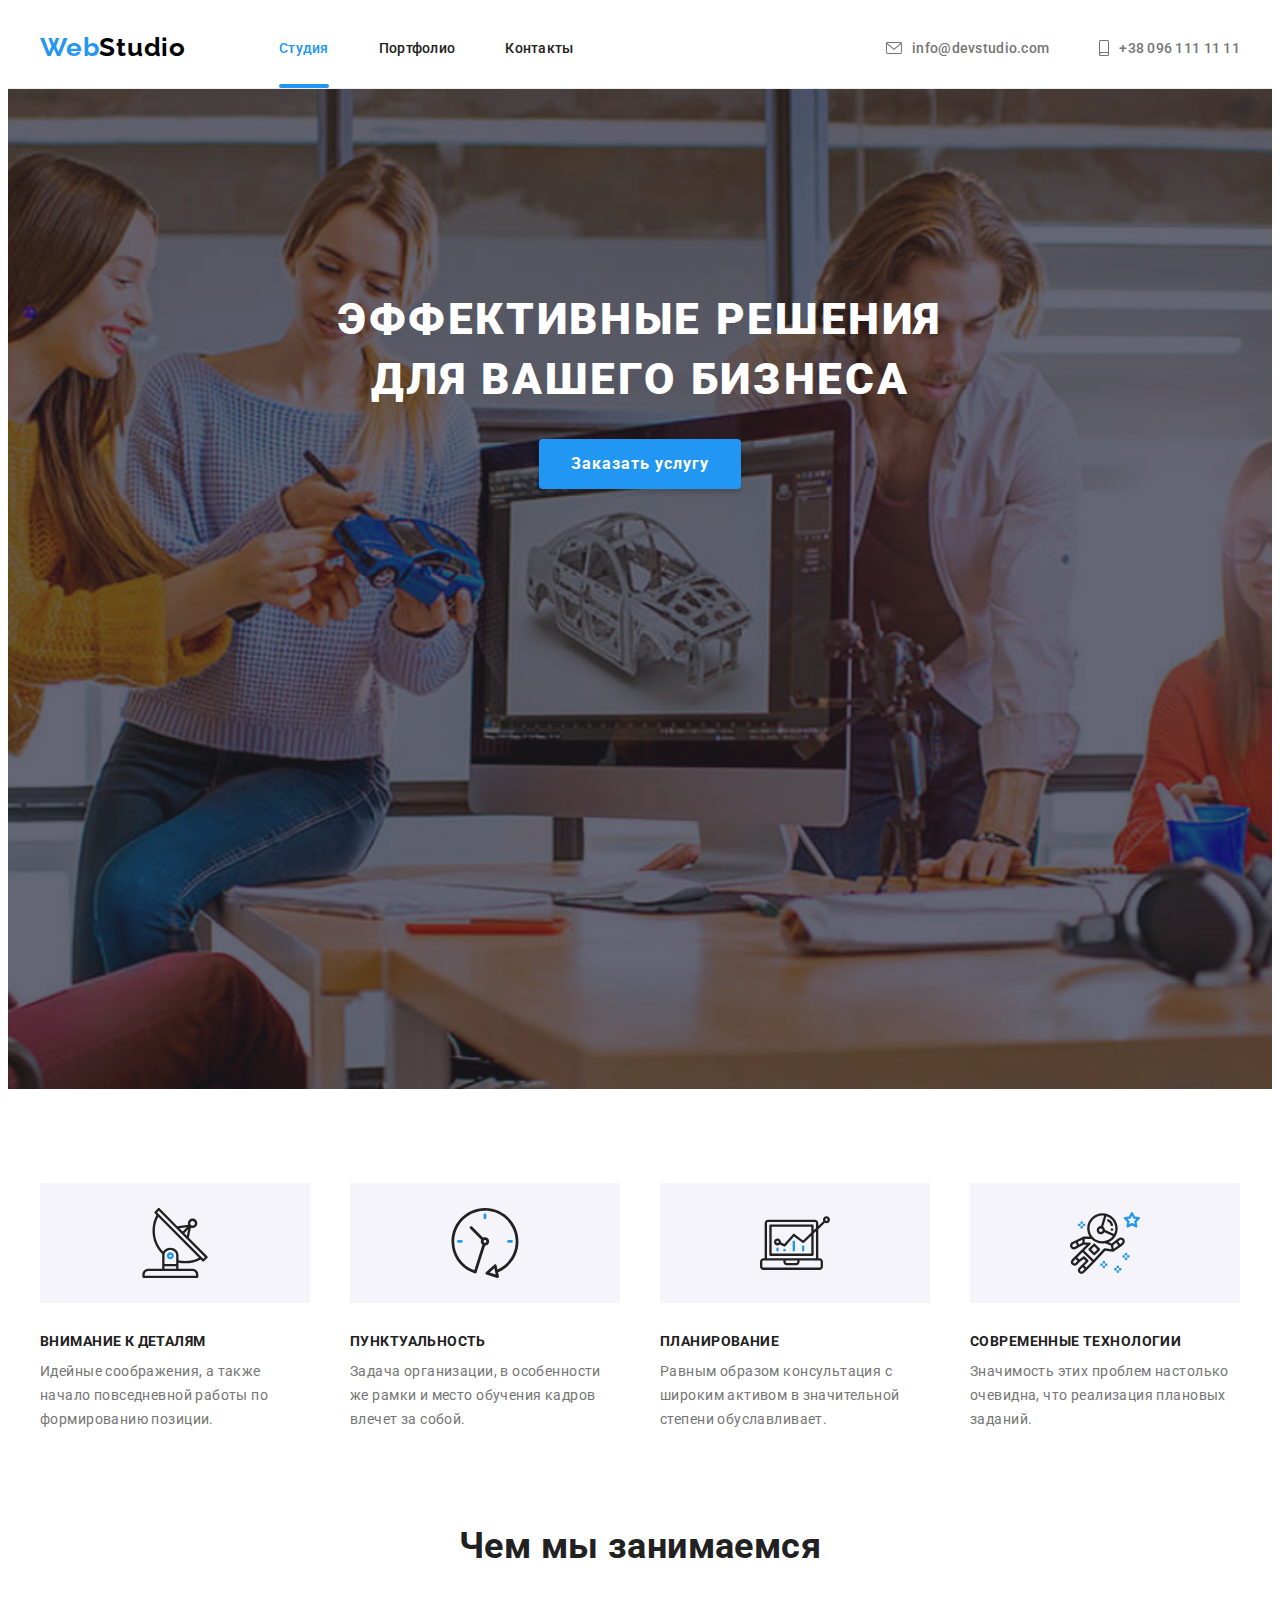
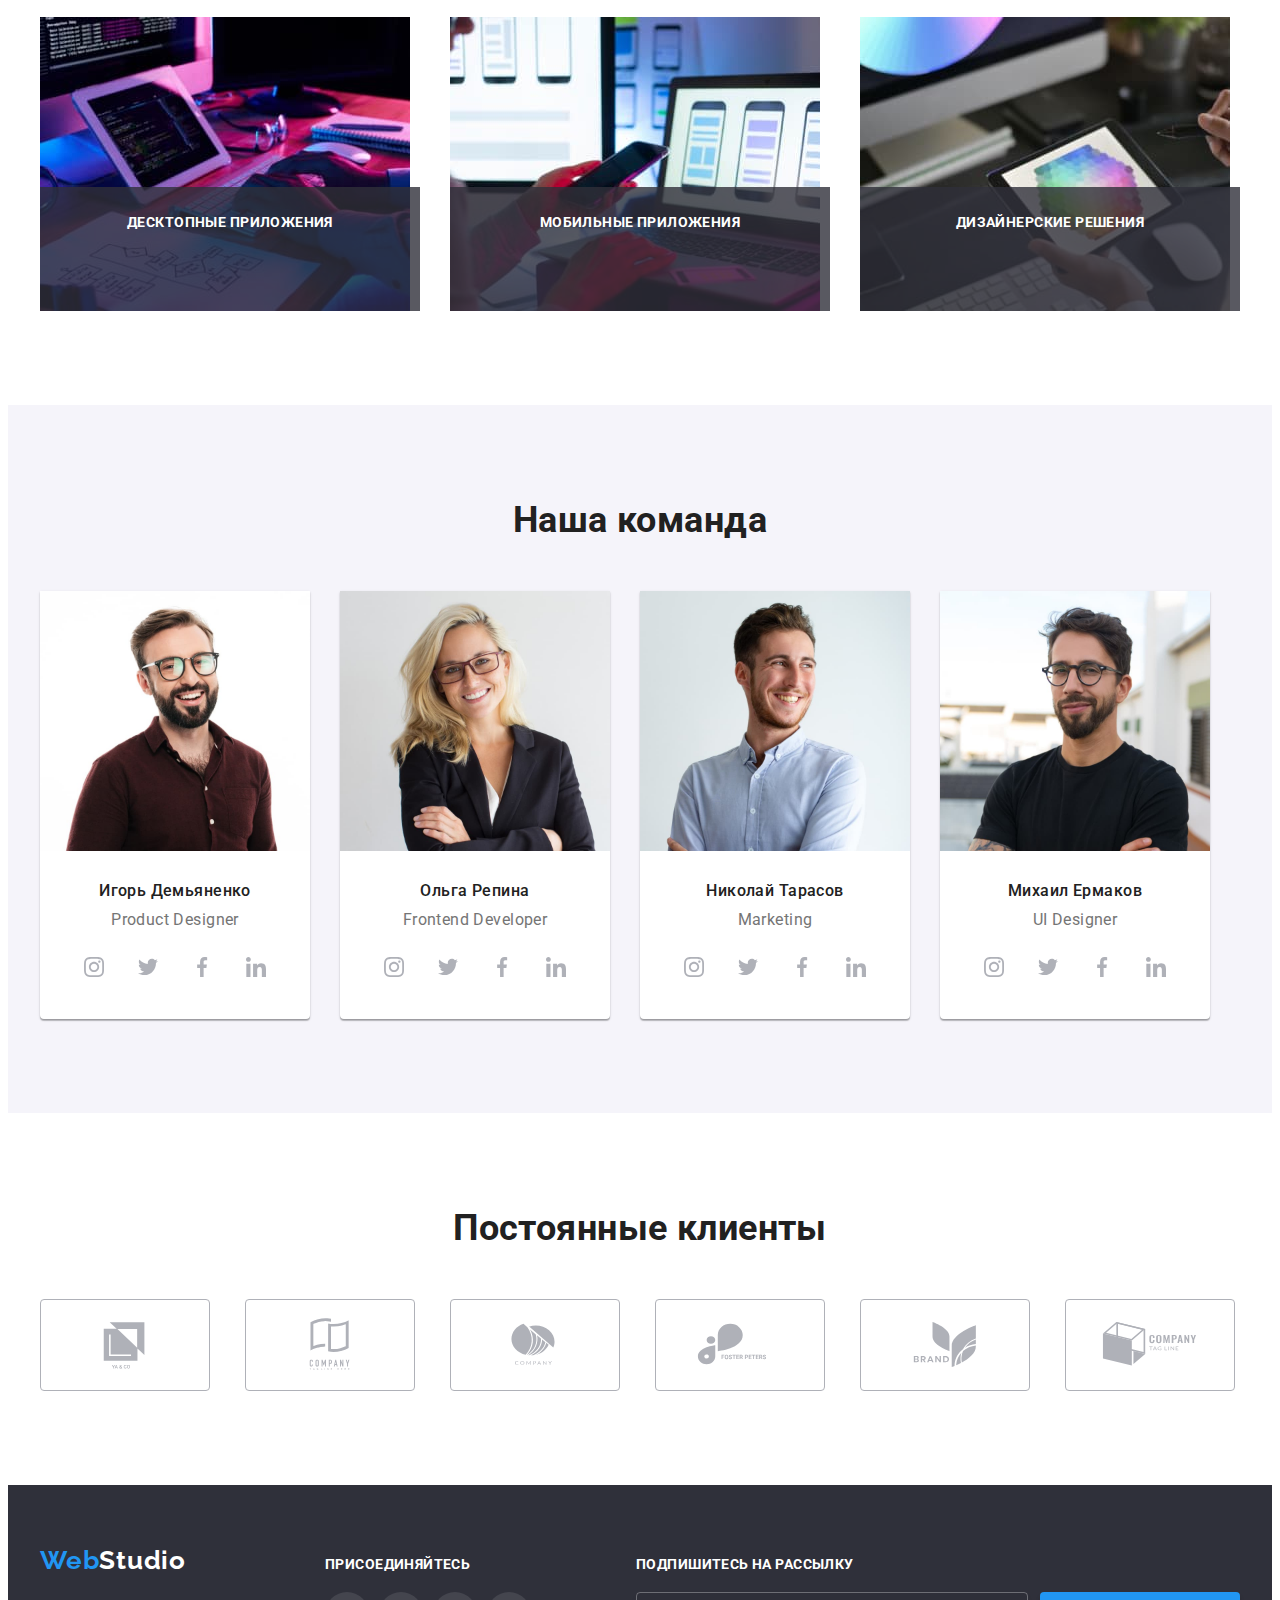
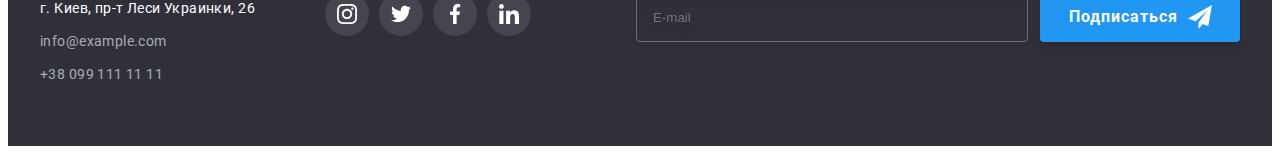
<file: index.html>
<!DOCTYPE html>
<html lang="ru">

<head>
    <meta charset="UTF-8">
    <meta http-equiv="X-UA-Compatible" content="IE=edge">
    <meta name="viewport" content="width=device-width, initial-scale=1.0">
    <title>Вебстудия</title>
    <link rel="preconnect" href="https://fonts.googleapis.com">
    <link rel="preconnect" href="https://fonts.gstatic.com" crossorigin>
    <link href="https://fonts.googleapis.com/css2?family=Raleway:wght@700&family=Roboto:wght@400;500;700;900&display=swap"
        rel="stylesheet">
    <link rel="stylesheet" href="https://cdnjs.cloudflare.com/ajax/libs/modern-normalize/1.1.0/modern-normalize.min.css"
        integrity="sha512-wpPYUAdjBVSE4KJnH1VR1HeZfpl1ub8YT/NKx4PuQ5NmX2tKuGu6U/JRp5y+Y8XG2tV+wKQpNHVUX03MfMFn9Q=="
        crossorigin="anonymous" referrerpolicy="no-referrer" />
    <link rel="stylesheet" href="./css/main.min.css">
</head>

<body>
    <header class="header">
        <div class="container header__container">
            <nav class="nav">
                <a lang="en" class="logo logo--position-in-header" href="">Web<span class="logo logo--header-color">Studio</span></a>
                <ul class="nav__list list">
                    <li class="nav__item"><a href="" class="nav__link current">Студия</a></li>
                    <li class="nav__item"><a href="./portfolio.html" class="nav__link">Портфолио</a></li>
                    <li class="nav__item"><a href="" class="nav__link">Контакты</a></li>
                </ul>
            </nav>
            <ul class="header-contact list">
                <li class="header-contact__item">
                    <a href="mailto:info@devstudio.com" class="header-contact__link">
                        <svg class="header-contact__icon" width="16" height="12">
                            <use href="./images/icons.svg#envelope"></use>
                        </svg>
                        info@devstudio.com
                    </a>
                </li>
                <li class="header-contact__item">
                    <a href="tel:+380961111111" class="header-contact__link">
                        <svg class="header-contact__icon" width="10" height="16">
                            <use href="./images/icons.svg#smartphone"></use>
                        </svg>
                        +38 096 111 11 11
                    </a>
                    </li>
            </ul>
        </div>
    </header>
    
    <main>
        <section class="hero">
            <div class="container">
                <h1 class="hero-title">Эффективные решения для вашего бизнеса</h1>
                <button type="button" class="button button__hero" data-modal-open>Заказать услугу</button>
            </div>
        </section>
        <section class="benefit section">
            <div class="container">
                <h2 class="visually-hidden">Наши преимущества</h2>
                <ul class="benefit__list list">
                    <li class="benefit__item">
                        <div class="benefit__icon-container">
                            <svg class="benefit__icon" width="70" height="70">
                                <use href="./images/icons.svg#antenna"></use>
                            </svg>
                        </div>
                        <h3 class="benefit__title">ВНИМАНИЕ К ДЕТАЛЯМ</h3>
                        <p class="benefit__text">Идейные соображения, а также начало повседневной работы по формированию позиции.</p>
                    </li>
                    <li class="benefit__item">
                        <div class="benefit__icon-container">
                            <svg class="benefit__icon" width="70" height="70">
                                <use href="./images/icons.svg#clock"></use>
                            </svg>
                        </div>
                        <h3 class="benefit__title">ПУНКТУАЛЬНОСТЬ</h3>
                        <p class="benefit__text">Задача организации, в особенности же рамки и место обучения кадров влечет за собой.</p>
                    </li>
                    <li class="benefit__item">
                        <div class="benefit__icon-container">
                            <svg class="benefit__icon" width="70" height="70">
                                <use href="./images/icons.svg#diagram"></use>
                            </svg>
                        </div>
                        <h3 class="benefit__title">ПЛАНИРОВАНИЕ</h3>
                        <p class="benefit__text">Равным образом консультация с широким активом в значительной степени обуславливает.</p>
                    </li>
                    <li class="benefit__item">
                        <div class="benefit__icon-container">
                            <svg class="benefit__icon" width="70" height="70">
                                <use href="./images/icons.svg#astronaut"></use>
                            </svg>
                        </div>
                        <h3 class="benefit__title">СОВРЕМЕННЫЕ ТЕХНОЛОГИИ</h3>
                        <p class="benefit__text">Значимость этих проблем настолько очевидна, что реализация плановых заданий.</p>
                    </li>
                </ul>
            </div>
        </section>
        <section class="work section">
            <div class="container">
                <h2 class="work__title">Чем мы занимаемся</h2>
                <ul class="work__list list">
                    <li class="work__item">
                        <img src="./images/box-1.jpg" 
                        alt="Руки человека набирают на клавиатуре" 
                        width="370" 
                        height="294">
                        <p class="work__text">Десктопные приложения</p>
                    </li>
                    <li class="work__item">
                        <img src="./images/box-2.jpg" 
                        alt="Девушка держит смартфон в руке" 
                        width="370" 
                        height="294">
                        <p class="work__text">Мобильные приложения</p>
                    </li>
                    <li class="work__item">
                        <img src="./images/box-3.jpg" 
                        alt="Девушка держит планшет в руке" 
                        width="370" 
                        height="294">
                        <p class="work__text">Дизайнерские решения</p>
                    </li>
                </ul>
            </div>
        </section>
        <section class="team section">
            <div class="container">
                <h2 class="team__title">Наша команда</h2>
                <ul class="team__list list">
                    <li class="team__item">
                        <img 
                            src="./images/ihor-demyanenko.jpg" 
                            alt="Фото Игоря Демьяненко" 
                            width="270" 
                            height="260"
                            class="team__img">
                        <div class="team__content">
                            <h3 class="team__name">Игорь Демьяненко</h3>
                            <p class="team__profession">Product Designer</p>
                            <ul class="team__socials-list list">
                                <li class="team__socials-item">
                                    <a href="" class="team__socials-link">
                                        <svg class="team__socials-icon" width="20" height="20" >
                                            <use href="./images/icons.svg#instagram"></use>
                                        </svg>
                                    </a>
                                </li>
                                <li class="team__socials-item">
                                    <a href="" class="team__socials-link">
                                        <svg class="team__socials-icon" width="20" height="20">
                                            <use href="./images/icons.svg#twitter"></use>
                                        </svg>
                                    </a>
                                </li>
                                <li class="team__socials-item">
                                    <a href="" class="team__socials-link">
                                        <svg class="team__socials-icon" width="20" height="20">
                                            <use href="./images/icons.svg#facebook"></use>
                                        </svg>
                                    </a>
                                </li>
                                <li class="team__socials-item">
                                    <a href="" class="team__socials-link">
                                        <svg class="team__socials-icon" width="20" height="20">
                                            <use href="./images/icons.svg#linkedin"></use>
                                        </svg>
                                    </a>
                                </li>
                            </ul>
                        </div>
                        
                    </li>
                    <li class="team__item">
                        <img 
                            src="./images/olga-repina.jpg" 
                            alt="Фото Ольги Репиной" 
                            width="270" 
                            height="260"
                            class="team__img">
                        <div class="team__content">
                            <h3 class="team__name">Ольга Репина</h3>
                            <p class="team__profession">Frontend Developer</p>
                            <ul class="team__socials-list list">
                                <li class="team__socials-item">
                                    <a href="" class="team__socials-link">
                                        <svg class="team__socials-icon" width="20" height="20">
                                            <use href="./images/icons.svg#instagram"></use>
                                        </svg>
                                    </a>
                                </li>
                                <li class="team__socials-item">
                                    <a href="" class="team__socials-link">
                                        <svg class="team__socials-icon" width="20" height="20">
                                            <use href="./images/icons.svg#twitter"></use>
                                        </svg>
                                    </a>
                                </li>
                                <li class="team__socials-item">
                                    <a href="" class="team__socials-link">
                                        <svg class="team__socials-icon" width="20" height="20">
                                            <use href="./images/icons.svg#facebook"></use>
                                        </svg>
                                    </a>
                                </li>
                                <li class="team__socials-item">
                                    <a href="" class="team__socials-link">
                                        <svg class="team__socials-icon" width="20" height="20">
                                            <use href="./images/icons.svg#linkedin"></use>
                                        </svg>
                                    </a>
                                </li>
                            </ul>
                        </div>
                    </li>
                    <li class="team__item">
                        <img 
                            src="./images/nikolay-tarasov.jpg" 
                            alt="Фото Николая Тарасова" 
                            width="270" 
                            height="260"
                            class="team__img">
                        <div class="team__content">
                            <h3 class="team__name">Николай Тарасов</h3>
                            <p class="team__profession">Marketing</p>
                            <ul class="team__socials-list list">
                                <li class="team__socials-item">
                                    <a href="" class="team__socials-link">
                                        <svg class="team__socials-icon" width="20" height="20">
                                            <use href="./images/icons.svg#instagram"></use>
                                        </svg>
                                    </a>
                                </li>
                                <li class="team__socials-item">
                                    <a href="" class="team__socials-link">
                                        <svg class="team__socials-icon" width="20" height="20">
                                            <use href="./images/icons.svg#twitter"></use>
                                        </svg>
                                    </a>
                                </li>
                                <li class="team__socials-item">
                                    <a href="" class="team__socials-link">
                                        <svg class="team__socials-icon" width="20" height="20">
                                            <use href="./images/icons.svg#facebook"></use>
                                        </svg>
                                    </a>
                                </li>
                                <li class="team__socials-item">
                                    <a href="" class="team__socials-link">
                                        <svg class="team__socials-icon" width="20" height="20">
                                            <use href="./images/icons.svg#linkedin"></use>
                                        </svg>
                                    </a>
                                </li>
                            </ul>
                        </div>
                    </li>
                    <li class="team__item">
                        <img 
                            src="./images/mihail-ermakov.jpg" 
                            alt="Фото Михаила Ермакова" 
                            width="270" 
                            height="260"
                            class="team__img">
                        <div class="team__content">
                            <h3 class="team__name">Михаил Ермаков</h3>
                            <p class="team__profession">UI Designer</p>
                            <ul class="team__socials-list list">
                                <li class="team__socials-item">
                                    <a href="" class="team__socials-link">
                                        <svg class="team__socials-icon" width="20" height="20">
                                            <use href="./images/icons.svg#instagram"></use>
                                        </svg>
                                    </a>
                                </li>
                                <li class="team__socials-item">
                                    <a href="" class="team__socials-link">
                                        <svg class="team__socials-icon" width="20" height="20">
                                            <use href="./images/icons.svg#twitter"></use>
                                        </svg>
                                    </a>
                                </li>
                                <li class="team__socials-item">
                                    <a href="" class="team__socials-link">
                                        <svg class="team__socials-icon" width="20" height="20">
                                            <use href="./images/icons.svg#facebook"></use>
                                        </svg>
                                    </a>
                                </li>
                                <li class="team__socials-item">
                                    <a href="" class="team__socials-link">
                                        <svg class="team__socials-icon" width="20" height="20">
                                            <use href="./images/icons.svg#linkedin"></use>
                                        </svg>
                                    </a>
                                </li>
                            </ul>
                        </div>
                    </li>
                </ul>
            </div>
        </section>
        <section class="client section">
            <div class="container">
                <h2 class="client__title">Постоянные клиенты</h2>
                <ul class="client__list list">
                    <li class="client__item">
                        <a href="" class="client__link">
                            <svg class="client__icon" width="106" height="60">
                                <use href="./images/icons.svg#logo-1"></use>
                            </svg>
                        </a>
                    </li>
                    <li class="client__item">
                        <a href="" class="client__link">
                            <svg class="client__icon" width="106" height="60">
                                <use href="./images/icons.svg#logo-2"></use>
                            </svg>
                        </a>
                    </li>
                    <li class="client__item">
                        <a href="" class="client__link">
                            <svg class="client__icon" width="106" height="60">
                                <use href="./images/icons.svg#logo-3"></use>
                            </svg>
                        </a>
                    </li>
                    <li class="client__item">
                        <a href="" class="client__link">
                            <svg class="client__icon" width="106" height="60">
                                <use href="./images/icons.svg#logo-4"></use>
                            </svg>
                        </a>
                    </li>
                    <li class="client__item">
                        <a href="" class="client__link">
                            <svg class="client__icon" width="106" height="60">
                                <use href="./images/icons.svg#logo-5"></use>
                            </svg>
                        </a>
                    </li>
                    <li class="client__item">
                        <a href="" class="client__link">
                            <svg class="client__icon" width="106" height="60">
                                <use href="./images/icons.svg#logo-6"></use>
                            </svg>
                        </a>
                    </li>
                </ul>
            </div>
        </section>
    </main>
    <footer class="footer">
        <div class="container footer__container">
            <div class="footer-element">
                <a lang="en" class="logo logo--position-in-footer" href="">Web<span
                        class="logo logo--footer-color">Studio</span></a>
                <address>
                    <ul class="footer-contact list">
                        <li class="footer-contact__item">
                            <a class="footer-contact__link footer-contact__link--address-color"
                                href="https://goo.gl/maps/1zXiVKLQnMRJXtYr7" target="_blank"
                                rel="noopener noreferrer nofollow">г. Киев, пр-т Леси Украинки, 26</a>
                        </li>
                        <li class="footer-contact__item">
                            <a href="mailto:info@example.com" class="footer-contact__link">info@example.com</a>
                        </li>
                        <li class="footer-contact__item">
                            <a href="tel:+380991111111" class="footer-contact__link">+38 099 111 11 11</a>
                        </li>
                    </ul>
                </address>
            </div>
            <div class="footer-element">
                <p class="footer-join">присоединяйтесь</p>
                <ul class="footer-join__social-list list">
                    <li class="footer-join__social-item">
                        <a href="" class="footer-join__social-link">
                            <svg class="footer-join__social-icon" width="20" height="20">
                                <use href="./images/icons.svg#instagram"></use>
                            </svg>
                        </a>
                    </li>
                    <li class="footer-join__social-item">
                        <a href="" class="footer-join__social-link">
                            <svg class="footer-join__social-icon" width="20" height="20">
                                <use href="./images/icons.svg#twitter"></use>
                            </svg>
                        </a>
                    </li>
                    <li class="footer-join__social-item">
                        <a href="" class="footer-join__social-link">
                            <svg class="footer-join__social-icon" width="20" height="20">
                                <use href="./images/icons.svg#facebook"></use>
                            </svg>
                        </a>
                    </li>
                    <li class="footer-join__social-item">
                        <a href="" class="footer-join__social-link">
                            <svg class="footer-join__social-icon" width="20" height="20">
                                <use href="./images/icons.svg#linkedin"></use>
                            </svg>
                        </a>
                    </li>
                </ul>
            </div>
            <div class="footer-element">
                <p class="footer-join">Подпишитесь на рассылку</p>
                <div class="footer-join__signup-wrap">
                    <input type="email" name="footer-email" placeholder="E-mail" class="footer-join__input">
                    <button type="submit" class="button button__footer">
                        Подписаться
                        <svg class="button__icon" width="24" height="24">
                            <use href="./images/icons.svg#airplane"></use>
                        </svg>
                    </button>
                </div>
            </div>
        </div>
    </footer>
    <div class="backdrop is-hidden" data-modal>
        <div class="modal">
            <button class="modal__close" type="button" data-modal-close>
                <svg class="modal__close-icon" width="18" height="18">
                    <use href="./images/icons.svg#close"></use>
                </svg>
            </button>
            <p class="modal__title">Оставьте свои данные, мы вам перезвоним</p>
            <form class="modal__form">
                <div class="form-field">
                    <label for="user-name" class="modal__label">Имя</label>
                    <div class="modal__input-wrap">
                        <input type="text" name="user-name" id="user-name" class="modal__input" required>
                        <svg class="modal__icon" width="18" height="18">
                            <use href="./images/icons.svg#modal-person"></use>
                        </svg>
                    </div>
                </div>
                <div class="form-field">
                    <label for="user-tel" class="modal__label">Телефон</label>
                    <div class="modal__input-wrap">
                        <input type="tel" name="user-tel" id="user-tel" class="modal__input" required>
                        <svg class="modal__icon" width="18" height="18">
                            <use href="./images/icons.svg#modal-phone"></use>
                        </svg>
                    </div>
                </div>
                <div class="form-field">
                    <label for="user-email" class="modal__label">Почта</label>
                    <div class="modal__input-wrap">
                        <input type="email" name="user-email" id="user-email" class="modal__input" required>
                        <svg class="modal__icon" width="18" height="18">
                            <use href="./images/icons.svg#modal-email"></use>
                        </svg>
                    </div>
                </div>
                <div class="form-field__comment">
                    <label for="user-comment" class="modal__label">Комментарий</label>
                    <div class="modal__input-wrap">
                        <textarea 
                            name="user-comment" 
                            id="user-comment" 
                            class="modal__textarea" 
                            placeholder="Введите текст"
                        ></textarea>
                    </div>
                </div>
                <div class="form-field__check">
                    <input type="checkbox" name="modal-check" id="modal-check" class="modal__check visually-hidden" required>
                    <label for="modal-check" class="modal__check-text">
                        <span>
                            <svg class="modal__check-icon" width="16" height="15">
                                <use href="./images/icons.svg#icon-check"></use>
                            </svg>
                        </span>
                        Соглашаюсь с рассылкой и принимаю
                        <a class="modal__check-agreement" 
                            href="">
                            Условия договора
                        </a>
                    </label>
                </div>
                <button type="submit" class="button button__modal">Отправить</button>
            </form>
        </div>
    </div>
    <script src="./js/modal.js"></script>
</body>

</html>
</file>
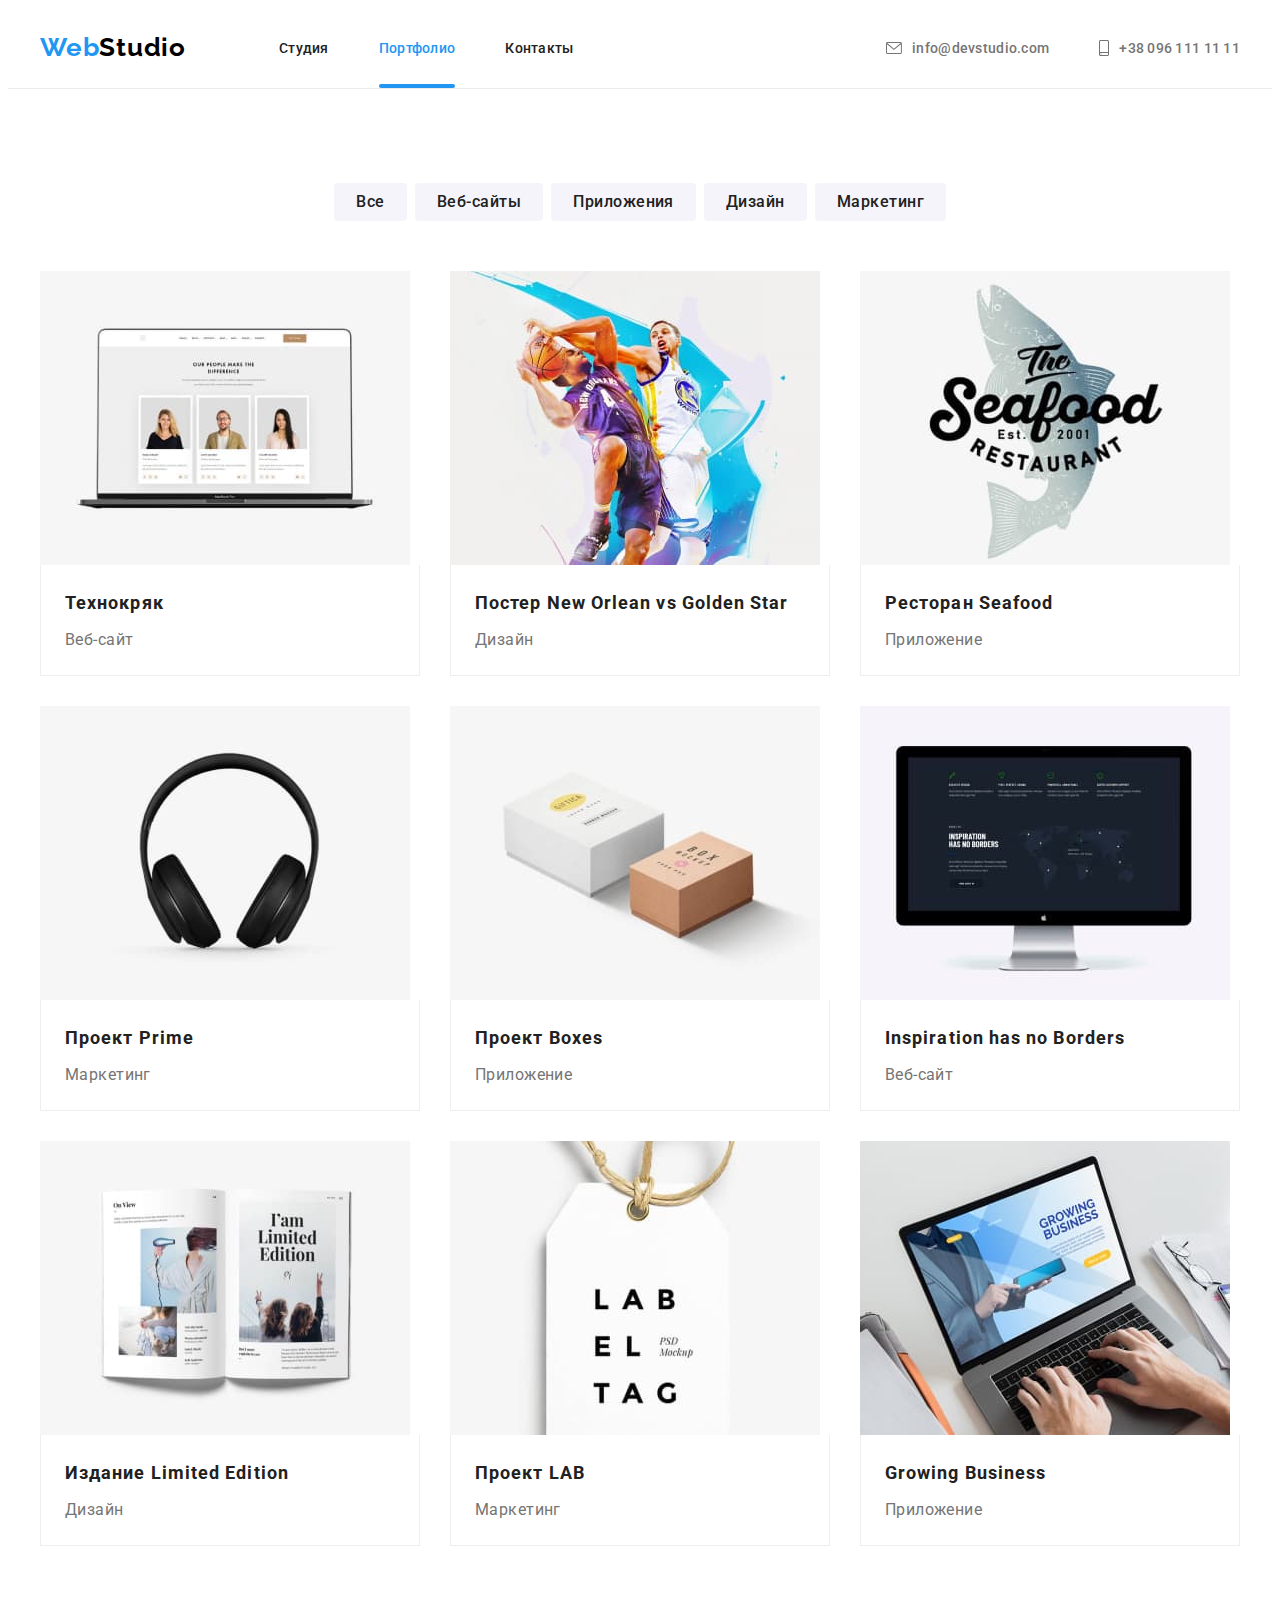
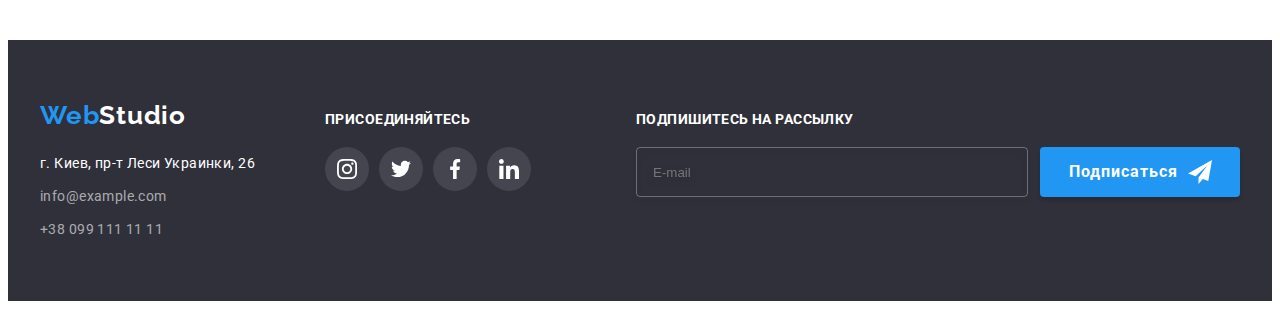
<file: portfolio.html>
<!DOCTYPE html>
<html lang="ru">

<head>
    <meta charset="UTF-8">
    <meta http-equiv="X-UA-Compatible" content="IE=edge">
    <meta name="viewport" content="width=device-width, initial-scale=1.0">
    <title>Вебстудия</title>
    <link rel="preconnect" href="https://fonts.googleapis.com">
    <link rel="preconnect" href="https://fonts.gstatic.com" crossorigin>
    <link
        href="https://fonts.googleapis.com/css2?family=Raleway:wght@700&family=Roboto:wght@400;500;700;900&display=swap"
        rel="stylesheet">
    <link rel="stylesheet" href="https://cdnjs.cloudflare.com/ajax/libs/modern-normalize/1.1.0/modern-normalize.min.css"
        integrity="sha512-wpPYUAdjBVSE4KJnH1VR1HeZfpl1ub8YT/NKx4PuQ5NmX2tKuGu6U/JRp5y+Y8XG2tV+wKQpNHVUX03MfMFn9Q=="
        crossorigin="anonymous" referrerpolicy="no-referrer" />
    <link rel="stylesheet" href="./css/main.min.css">
</head>

<body>
    <header class="header">
        <div class="container header__container">
            <nav class="nav">
                <a lang="en" class="logo logo--position-in-header" href="">Web<span class="logo--header-color">Studio</span></a>
                <ul class="nav__list list">
                    <li class="nav__item"><a href="./index.html" class="nav__link">Студия</a></li>
                    <li class="nav__item"><a href="" class="nav__link current">Портфолио</a></li>
                    <li class="nav__item"><a href="" class="nav__link">Контакты</a></li>
                </ul>
            </nav>
            <ul class="header-contact list">
                <li class="header-contact__item">
                    <a href="mailto:info@devstudio.com" class="header-contact__link">
                        <svg class="header-contact__icon" width="16" height="12">
                            <use href="./images/icons.svg#envelope"></use>
                        </svg>
                        info@devstudio.com
                    </a>
                </li>
                <li class="header-contact__item">
                    <a href="tel:+380961111111" class="header-contact__link">
                        <svg class="header-contact__icon" width="10" height="16">
                            <use href="./images/icons.svg#smartphone"></use>
                        </svg>
                        +38 096 111 11 11
                    </a>
                </li>
            </ul>
        </div>
    </header>
    <main>
        <section class="portfolio">
            <div class="container">
                <h1 class="visually-hidden">Портфолио</h1>
                <ul class="portfolio__button-list list">
                    <li class="portfolio__btn-item"><button type="button" class="button__portfolio current-btn">Все</button></li>
                    <li class="portfolio__btn-item"><button type="button" class="button__portfolio">Веб-сайты</button></li>
                    <li class="portfolio__btn-item"><button type="button" class="button__portfolio">Приложения</button></li>
                    <li class="portfolio__btn-item"><button type="button" class="button__portfolio">Дизайн</button></li>
                    <li class="portfolio__btn-item"><button type="button" class="button__portfolio">Маркетинг</button></li>
                </ul> 
                <ul class="portfolio__list list">
                    <li class="portfolio__item">
                        <a href="" class="portfolio__link">
                            <div class="portfolio__wrap">
                                <img src="./images/portfolio-1.jpg"
                                    alt="Страница сайта на ноутбуке"
                                    width="370"
                                    height="294">
                                <p class="portfolio__top-text">
                                    Технокряк это современная площадка распространения коронавируса. Компании используют эту платформу для цифрового
                                    шпионажа и атак на защищённые сервера конкурентов.
                                </p>
                            </div>
                            <div class="portfolio__text">
                                <h2 class="portfolio__title">Технокряк</h2>
                                <p class="portfolio__type">Веб-сайт</p>
                            </div>
                        </a>
                    </li>
                    <li class="portfolio__item">
                        <a href="" class="portfolio__link">
                            <div class="portfolio__wrap">
                                <img src="./images/portfolio-2.jpg"
                                    alt="Два игрока баскетбольных команд"
                                    width="370"
                                    height="294">
                                <p class="portfolio__top-text">
                                    Технокряк это современная площадка распространения коронавируса. Компании используют эту платформу для цифрового
                                    шпионажа и атак на защищённые сервера конкурентов.
                                </p>
                            </div>
                            <div class="portfolio__text">
                                <h2 class="portfolio__title">Постер New Orlean vs Golden Star</h2>
                                <p class="portfolio__type">Дизайн</p>
                            </div>
                        </a>
                    </li>
                    <li class="portfolio__item">
                        <a href="" class="portfolio__link">
                            <div class="portfolio__wrap">
                                <img src="./images/portfolio-3.jpg"
                                    alt="Логотип ресторана"
                                    width="370"
                                    height="294">
                                <p class="portfolio__top-text">
                                    Технокряк это современная площадка распространения коронавируса. Компании используют эту платформу для цифрового
                                    шпионажа и атак на защищённые сервера конкурентов.
                                </p>
                            </div>
                            <div class="portfolio__text">
                                <h2 class="portfolio__title">Ресторан Seafood</h2>
                                <p class="portfolio__type">Приложение</p>
                            </div>
                        </a>
                    </li>
                    <li class="portfolio__item">
                        <a href="" class="portfolio__link">
                            <div class="portfolio__wrap">
                                <img src="./images/portfolio-4.jpg"
                                    alt="Наушники"
                                    width="370"
                                    height="294">
                                <p class="portfolio__top-text">
                                    Технокряк это современная площадка распространения коронавируса. Компании используют эту платформу для цифрового
                                    шпионажа и атак на защищённые сервера конкурентов.
                                </p>
                            </div>
                            <div class="portfolio__text">
                                <h2 class="portfolio__title">Проект Prime</h2>
                                <p class="portfolio__type">Маркетинг</p>
                            </div>
                        </a>
                    </li>
                    <li class="portfolio__item">
                        <a href="" class="portfolio__link">
                            <div class="portfolio__wrap">
                                <img src="./images/portfolio-5.jpg"
                                    alt="Две коробки"
                                    width="370"
                                    height="294">
                                <p class="portfolio__top-text">
                                    Технокряк это современная площадка распространения коронавируса. Компании используют эту платформу для цифрового
                                    шпионажа и атак на защищённые сервера конкурентов.
                                </p>
                            </div>
                            <div class="portfolio__text">
                                <h2 class="portfolio__title">Проект Boxes</h2>
                                <p class="portfolio__type">Приложение</p>
                            </div>
                        </a>
                    </li>
                    <li class="portfolio__item">
                        <a href="" class="portfolio__link">
                            <div class="portfolio__wrap">
                                <img src="./images/portfolio-6.jpg"
                                    alt="Монитор"
                                    width="370"
                                    height="294">
                                <p class="portfolio__top-text">
                                    Технокряк это современная площадка распространения коронавируса. Компании используют эту платформу для цифрового
                                    шпионажа и атак на защищённые сервера конкурентов.
                                </p>
                            </div>
                            <div class="portfolio__text">
                                <h2 class="portfolio__title">Inspiration has no Borders</h2>
                                <p class="portfolio__type">Веб-сайт</p>
                            </div>
                        </a>
                    </li>
                    <li class="portfolio__item">
                        <a href="" class="portfolio__link">
                            <div class="portfolio__wrap">
                                <img src="./images/portfolio-7.jpg"
                                    alt="Журнал"
                                    width="370"
                                    height="294">
                                <p class="portfolio__top-text">
                                    Технокряк это современная площадка распространения коронавируса. Компании используют эту платформу для цифрового
                                    шпионажа и атак на защищённые сервера конкурентов.
                                </p>
                            </div>
                            <div class="portfolio__text">
                                <h2 class="portfolio__title">Издание Limited Edition</h2>
                                <p class="portfolio__type">Дизайн</p>
                            </div>
                        </a>
                    </li>
                    <li class="portfolio__item">
                        <a href="" class="portfolio__link">
                            <div class="portfolio__wrap">
                                <img src="./images/portfolio-8.jpg"
                                    alt="Ярлык"
                                    width="370"
                                    height="294">
                                <p class="portfolio__top-text">
                                    Технокряк это современная площадка распространения коронавируса. Компании используют эту платформу для цифрового
                                    шпионажа и атак на защищённые сервера конкурентов.
                                </p>
                            </div>
                            <div class="portfolio__text">
                                <h2 class="portfolio__title">Проект LAB</h2>
                                <p class="portfolio__type">Маркетинг</p>
                            </div>
                        </a>
                    </li>
                    <li class="portfolio__item">
                        <a href="" class="portfolio__link">
                            <div class="portfolio__wrap">
                                <img src="./images/portfolio-9.jpg"
                                    alt="Ноутбук"
                                    width="370"
                                    height="294">
                                <p class="portfolio__top-text">
                                    Технокряк это современная площадка распространения коронавируса. Компании используют эту платформу для цифрового
                                    шпионажа и атак на защищённые сервера конкурентов.
                                </p>
                            </div>
                            <div class="portfolio__text">
                                <h2 class="portfolio__title">Growing Business</h2>
                                <p class="portfolio__type">Приложение</p>
                            </div>
                        </a>
                    </li>
                </ul>
            </div>
        </section>
    </main>
    <footer class="footer">
        <div class="container footer__container">
            <div class="footer-element">
                <a lang="en" class="logo logo--position-in-footer" href="">Web<span class="logo logo--footer-color">Studio</span></a>
                <address>
                    <ul class="footer-contact list">
                        <li class="footer-contact__item">
                            <a class="footer-contact__link footer-contact__link--address-color" href="https://goo.gl/maps/1zXiVKLQnMRJXtYr7" target="_blank"
                                rel="noopener noreferrer nofollow">г. Киев, пр-т Леси Украинки, 26</a>
                        </li>
                        <li class="footer-contact__item">
                            <a href="mailto:info@example.com" class="footer-contact__link">info@example.com</a>
                        </li>
                        <li class="footer-contact__item">
                            <a href="tel:+380991111111" class="footer-contact__link">+38 099 111 11 11</a>
                        </li>
                    </ul>
                </address>
            </div>
            <div class="footer-element">
                <p class="footer-join">присоединяйтесь</p>
                <ul class="footer-join__social-list list">
                    <li class="footer-join__social-item">
                        <a href="" class="footer-join__social-link">
                            <svg class="footer-join__social-icon" width="20" height="20">
                                <use href="./images/icons.svg#instagram"></use>
                            </svg>
                        </a>
                    </li>
                    <li class="footer-join__social-item">
                        <a href="" class="footer-join__social-link">
                            <svg class="footer-join__social-icon" width="20" height="20">
                                <use href="./images/icons.svg#twitter"></use>
                            </svg>
                        </a>
                    </li>
                    <li class="footer-join__social-item">
                        <a href="" class="footer-join__social-link">
                            <svg class="footer-join__social-icon" width="20" height="20">
                                <use href="./images/icons.svg#facebook"></use>
                            </svg>
                        </a>
                    </li>
                    <li class="footer-join__social-item">
                        <a href="" class="footer-join__social-link">
                            <svg class="footer-join__social-icon" width="20" height="20">
                                <use href="./images/icons.svg#linkedin"></use>
                            </svg>
                        </a>
                    </li>
                </ul>
            </div>
            <div class="footer-element">
                <p class="footer-join">Подпишитесь на рассылку</p>
                <div class="footer-join__signup-wrap">
                    <input type="email" name="footer-email" placeholder="E-mail" class="footer-join__input">
                    <button type="submit" class="button button__footer">
                        Подписаться
                        <svg class="button__icon" width="24" height="24">
                            <use href="./images/icons.svg#airplane"></use>
                        </svg>
                    </button>
                </div>
            </div>
        </div>
    </footer>
</body>
    
</html>
</file>
<file: css/main.min.css>
body{font-family:'Roboto', sans-serif;font-size:14px;letter-spacing:0.03em;color:#212121;background-color:var(--white-color)}a{text-decoration:none}.list{list-style:none}h1,h2,h3,p{margin:0}img{display:block;max-width:100%;height:auto}ul{padding:0;margin:0}.visually-hidden{position:absolute;white-space:nowrap;width:1px;height:1px;overflow:hidden;border:0;padding:0;clip:rect(0 0 0 0);clip-path:inset(50%);margin:-1px}.work__title,.team__title,.client__title{margin-bottom:50px;font-weight:700;font-size:36px;line-height:calc(42 / 36);text-align:center}.container{margin:0 auto;width:1200px;padding-left:15px;padding-right:15px}.section{padding-top:94px;padding-bottom:94px}.logo{font-family:'Raleway', sans-serif;font-size:26px;font-weight:700;line-height:1.19231;letter-spacing:.03em;color:#2196f3}.logo--position-in-header{padding-top:24px;padding-bottom:25px;margin-right:93px}.logo--position-in-footer{display:block;margin-bottom:20px}.logo--header-color{color:#000}.logo--footer-color{color:#fff}.button,.button__hero,.button__footer,.button__modal{transition:background-color 250ms cubic-bezier(0.4, 0, 0.2, 1);padding:10px 32px;min-width:200px;font-family:inherit;font-size:16px;font-weight:700;line-height:1.875;letter-spacing:.06em;cursor:pointer;color:#fff;background-color:#2196f3;box-shadow:0px 4px 4px rgba(0,0,0,0.15);border-radius:4px;border:none}.button:hover,.button__hero:hover,.button__footer:hover,.button__modal:hover,.button:focus,.button__hero:focus,.button__footer:focus,.button__modal:focus{background-color:#188ce8;box-shadow:0px 4px 4px rgba(0,0,0,0.15);border-radius:4px;border:none}.button__hero{display:inline-block}.button__footer{display:flex;align-items:center;justify-content:space-between;padding:10px 28px 10px 29px}.button__icon{fill:#fff}.button__modal{display:block;margin-left:auto;margin-right:auto;text-align:center}.backdrop{transition:opacity 400ms, visibility 400ms;position:fixed;top:0;width:100vw;height:100vh;background-color:rgba(0,0,0,0.2)}.is-hidden{opacity:0;pointer-events:none;visibility:hidden}.backdrop.is-hidden .modal{transform:translate(-50%, -50%) scale(0.3)}.modal{position:absolute;top:50%;left:50%;transition:transform 250ms cubic-bezier(0.4, 0, 0.2, 1);transform:translate(-50%, -50%) scale(1);min-height:581px;width:528px;padding:40px;box-shadow:0px 1px 3px rgba(0,0,0,0.12),0px 1px 1px rgba(0,0,0,0.14),0px 2px 1px rgba(0,0,0,0.2);border-radius:4px;background-color:#fff}.modal__close{position:absolute;top:8px;right:8px;display:flex;align-items:center;justify-content:center;width:30px;height:30px;cursor:pointer;border-radius:50%;border:1px solid rgba(0,0,0,0.1);background-color:#fff}.modal__title{margin-bottom:12px;font-size:20px;font-weight:700;line-height:1.15;text-align:center}.form-field{margin-bottom:10px}.form-field__comment{margin-bottom:20px}.form-field__check{margin-bottom:30px}.modal__input-wrap{position:relative}.modal__input{transition:border 250ms cubic-bezier(0.4, 0, 0.2, 1);margin:0;padding:12px;padding-left:42px;height:40px;width:100%;border:1px solid rgba(33,33,33,0.2);border-radius:4px;outline:none;cursor:pointer}.modal__input:hover,.modal__input:focus{border:1px solid #2196f3}.modal__label{display:block;margin:0;padding:0;margin-bottom:4px;font-size:12px;line-height:1.16667;letter-spacing:.01em;color:#757575}.modal__icon{position:absolute;left:12px;top:50%;transform:translateY(-50%);transition:fill 250ms cubic-bezier(0.4, 0, 0.2, 1)}.modal__input:focus+.modal__icon,.modal__input:hover+.modal__icon{fill:#2196f3}.modal__textarea{transition:border 250ms cubic-bezier(0.4, 0, 0.2, 1);padding:12px 16px;height:120px;width:100%;border:1px solid rgba(33,33,33,0.2);border-radius:4px;resize:none;outline:none}.modal__textarea::placeholder{font-size:14px;line-height:1.14286;letter-spacing:.01em;color:rgba(117,117,117,0.5)}.modal__textarea:hover,.modal__textarea:focus{border:1px solid #2196f3}.modal__check-icon{fill:transparent}.modal__check-text{display:flex;align-items:center;justify-content:center;font-size:14px;line-height:1.71429;color:#757575}.modal__check:checked+.modal__check-text>span{background-color:#2196f3;border:none}.modal__check-text span{width:16px;height:15px;border:2px solid #000000;border-radius:2px;margin-right:7px;display:flex;align-items:center;justify-content:center}.modal__check-agreement{margin-left:4px;text-decoration:underline;color:#2196f3}.header{font-size:14px;font-weight:500;line-height:1.14286;letter-spacing:.02em;border-bottom:1px solid #ececec}.header__container{display:flex;align-items:center;justify-content:flex-start}.nav{display:flex;align-items:center;justify-content:flex-start}.nav__list{display:flex;align-items:center;justify-content:flex-start}.nav__item+.nav__item{margin-left:50px}.nav__link{position:relative;transition:color 250ms cubic-bezier(0.4, 0, 0.2, 1);padding-top:32px;padding-bottom:32px;color:#212121}.nav__link:hover,.nav__link:focus{color:#2196f3}.nav__link.current::after{position:absolute;left:0;bottom:0;transition:background-color 250ms cubic-bezier(0.4, 0, 0.2, 1);content:'';display:block;width:100%;height:4px;border-radius:2px;background-color:#2196f3}.header-contact{display:flex;align-items:center;justify-content:flex-start;margin-left:auto}.header-contact__item:not(:first-child){margin-left:50px}.header-contact__link{transition:color 250ms cubic-bezier(0.4, 0, 0.2, 1);display:flex;align-items:center;justify-content:flex-start;padding-top:32px;padding-bottom:32px;color:#757575}.header-contact__link:hover,.header-contact__link:focus{color:#2196f3}.header-contact__icon{margin-right:10px;fill:currentColor}.current{color:#2196f3}.hero{padding-top:200px;padding-bottom:200px;text-align:center;background-color:#2f303a;background-image:linear-gradient(rgba(47,48,58,0.4), rgba(47,48,58,0.4)),url(../images/hero-bg.jpg);background-repeat:no-repeat;background-position:center;background-size:cover;max-width:1600px;margin:0 auto;height:600px}.hero-title{margin-bottom:30px;margin-left:auto;margin-right:auto;width:696px;font-size:44px;font-weight:900;line-height:1.36364;letter-spacing:.06em;text-transform:uppercase;color:#fff}.benefit__list{display:flex;align-items:center;justify-content:space-between}.benefit__item{width:270px}.benefit__title{margin-bottom:10px;font-size:14px;font-weight:700;line-height:1.14286;text-transform:uppercase}.benefit__text{font-size:14px;line-height:1.71429;color:#757575}.benefit__icon-container{height:120px;margin-bottom:30px;display:flex;align-items:center;justify-content:center;background-color:#f5f4fa}.work{padding-top:0}.work__list{display:flex;flex-wrap:wrap;margin-left:-30px;margin-bottom:-30px}.work__item{position:relative;flex-basis:calc(100% / 3 - 30px);margin-left:30px;margin-bottom:30px}.work__text{position:absolute;left:0;bottom:0;display:block;width:100%;height:70px;padding-top:27px;padding-bottom:27px;font-size:14px;font-weight:700;line-height:1.14286;text-align:center;text-transform:uppercase;color:#fff;background-color:rgba(47,48,58,0.8)}.team{background-color:#f5f4fa}.team__list{display:flex;flex-wrap:wrap;margin-left:-30px;margin-bottom:-30px}.team__item{flex-basis:calc(100% / 4- 30px);margin-left:30px;margin-bottom:30px;background:#ffffff;box-shadow:0px 1px 3px rgba(0,0,0,0.12),0px 1px 1px rgba(0,0,0,0.14),0px 2px 1px rgba(0,0,0,0.2);border-radius:0px 0px 4px 4px}.team__content{padding-top:30px;padding-bottom:30px;text-align:center}.team__name{margin-bottom:10px;font-size:16px;font-weight:500;line-height:1.1875}.team__profession{margin-bottom:16px;font-size:16px;line-height:1.1875;color:#757575}.team__socials-list{display:flex;align-items:center;justify-content:center}.team__socials-item+.team__socials-item{margin-left:10px}.team__socials-link{transition:color 250ms cubic-bezier(0.4, 0, 0.2, 1),background-color 250ms cubic-bezier(0.4, 0, 0.2, 1);display:flex;align-items:center;justify-content:center;width:44px;height:44px;border-radius:50%;cursor:pointer;color:#afb1b8;background-color:#fff}.team__socials-link:hover,.team__socials-link:focus{color:#fff;background-color:#2196f3}.team__socials-icon{fill:currentColor}.client__list{display:flex;flex-wrap:wrap;margin-left:-30px;margin-bottom:-30px}.client__item{flex-basis:calc(100% / 6 - 30px);margin-left:30px;margin-bottom:30px}.client__link{transition:color 250ms cubic-bezier(0.4, 0, 0.2, 1),border 250ms cubic-bezier(0.4, 0, 0.2, 1);width:170px;height:92px;display:flex;align-items:center;justify-content:center;border:1px solid #afb1b8;box-sizing:border-box;border-radius:4px;cursor:pointer;color:#afb1b8;background-color:#fff}.client__link:hover,.client__link:focus{color:#2196f3;border:1px solid #2196f3}.client__icon{fill:currentColor}.footer{padding-top:60px;padding-bottom:60px;background:#2f303a}.footer__container{display:flex;align-items:baseline}.footer-element:first-child{margin-right:70px}.footer-element:last-child{margin-left:auto}.footer-contact{font-style:normal;font-size:14px;line-height:1.71429}.footer-contact__link{transition:color 250ms cubic-bezier(0.4, 0, 0.2, 1);color:rgba(255,255,255,0.6)}.footer-contact__link:hover,.footer-contact__link:focus{color:#2196f3}.footer-contact__link--address-color{color:#fff}.footer-contact__item:not(:last-child){margin-bottom:9px}.footer-join{margin-bottom:20px;text-transform:uppercase;font-size:14px;font-weight:700;line-height:1.14286;color:#fff}.footer-join__social-list{display:flex;flex-wrap:wrap;margin-left:-10px;margin-bottom:-10px}.footer-join__social-item{flex-basis:calc(100% / 4 - 10px);margin-left:10px;margin-bottom:10px}.footer-join__social-link{transition:color 250ms cubic-bezier(0.4, 0, 0.2, 1),background-color 250ms cubic-bezier(0.4, 0, 0.2, 1);display:flex;align-items:center;justify-content:center;width:44px;height:44px;border-radius:50%;cursor:pointer;color:#fff;background-color:rgba(255,255,255,0.1)}.footer-join__social-link:hover,.footer-join__social-link:focus{color:#fff;background-color:#2196f3}.footer-join__social-icon{fill:currentColor}.footer-join__signup-wrap{display:flex}.footer-join__input{margin:0;padding:15px 16px;margin-right:12px;width:358px;border:1px solid rgba(255,255,255,0.3);filter:drop-shadow(0px 4px 4px rgba(0,0,0,0.15));border-radius:4px;background-color:transparent;color:#757575}.portfolio{padding-top:94px;padding-bottom:94px}.portfolio__button-list{display:flex;align-items:center;justify-content:center;margin-bottom:50px}.button__portfolio{transition:color 250ms cubic-bezier(0.4, 0, 0.2, 1),background-color 250ms cubic-bezier(0.4, 0, 0.2, 1),box-shadow 250ms cubic-bezier(0.4, 0, 0.2, 1);min-width:73px;padding:6px 22px;font-family:inherit;font-size:16px;font-weight:500;line-height:1.625;letter-spacing:.03em;text-align:center;cursor:pointer;border-radius:4px;border:transparent;color:#212121;background-color:#f5f4fa}.button__portfolio:hover,.button__portfolio:focus{color:#fff;background-color:#2196f3;box-shadow:0px 3px 1px rgba(0,0,0,0.1),0px 1px 2px rgba(0,0,0,0.08),0px 2px 2px rgba(0,0,0,0.12);border-radius:4px}.portfolio__btn-item+.portfolio__btn-item{margin-left:8px}.portfolio__list{display:flex;flex-wrap:wrap;margin-left:-30px;margin-bottom:-30px}.portfolio__item{flex-basis:calc(100% / 3 - 30px);margin-left:30px;margin-bottom:30px}.portfolio__link{transition:box-shadow 250ms cubic-bezier(0.4, 0, 0.2, 1);display:block}.portfolio__link:hover{box-shadow:0px 1px 1px rgba(0,0,0,0.12),0px 4px 4px rgba(0,0,0,0.06),1px 4px 6px rgba(0,0,0,0.16)}.portfolio__text{padding:20px 24px;background:#fff;border-left:1px solid #eeeeee;border-right:1px solid #eeeeee;border-bottom:1px solid #eeeeee;box-sizing:border-box}.portfolio__title{margin-bottom:4px;font-size:18px;font-weight:700;line-height:2;letter-spacing:.06em;color:#212121}.portfolio__type{font-size:16px;line-height:1.875;color:#757575}.portfolio__wrap{position:relative;overflow:hidden}.portfolio__top-text{position:absolute;left:0;bottom:0;transition:transform 250ms cubic-bezier(0.4, 0, 0.2, 1);transform:translateY(101%);height:100%;padding:63px 24px;font-size:18px;line-height:1.55556;color:#fff;background-color:rgba(33,150,243,0.9)}.portfolio__link:hover .portfolio__top-text{transform:translateY(0)}
/*# sourceMappingURL=main.min.css.map */
</file>
